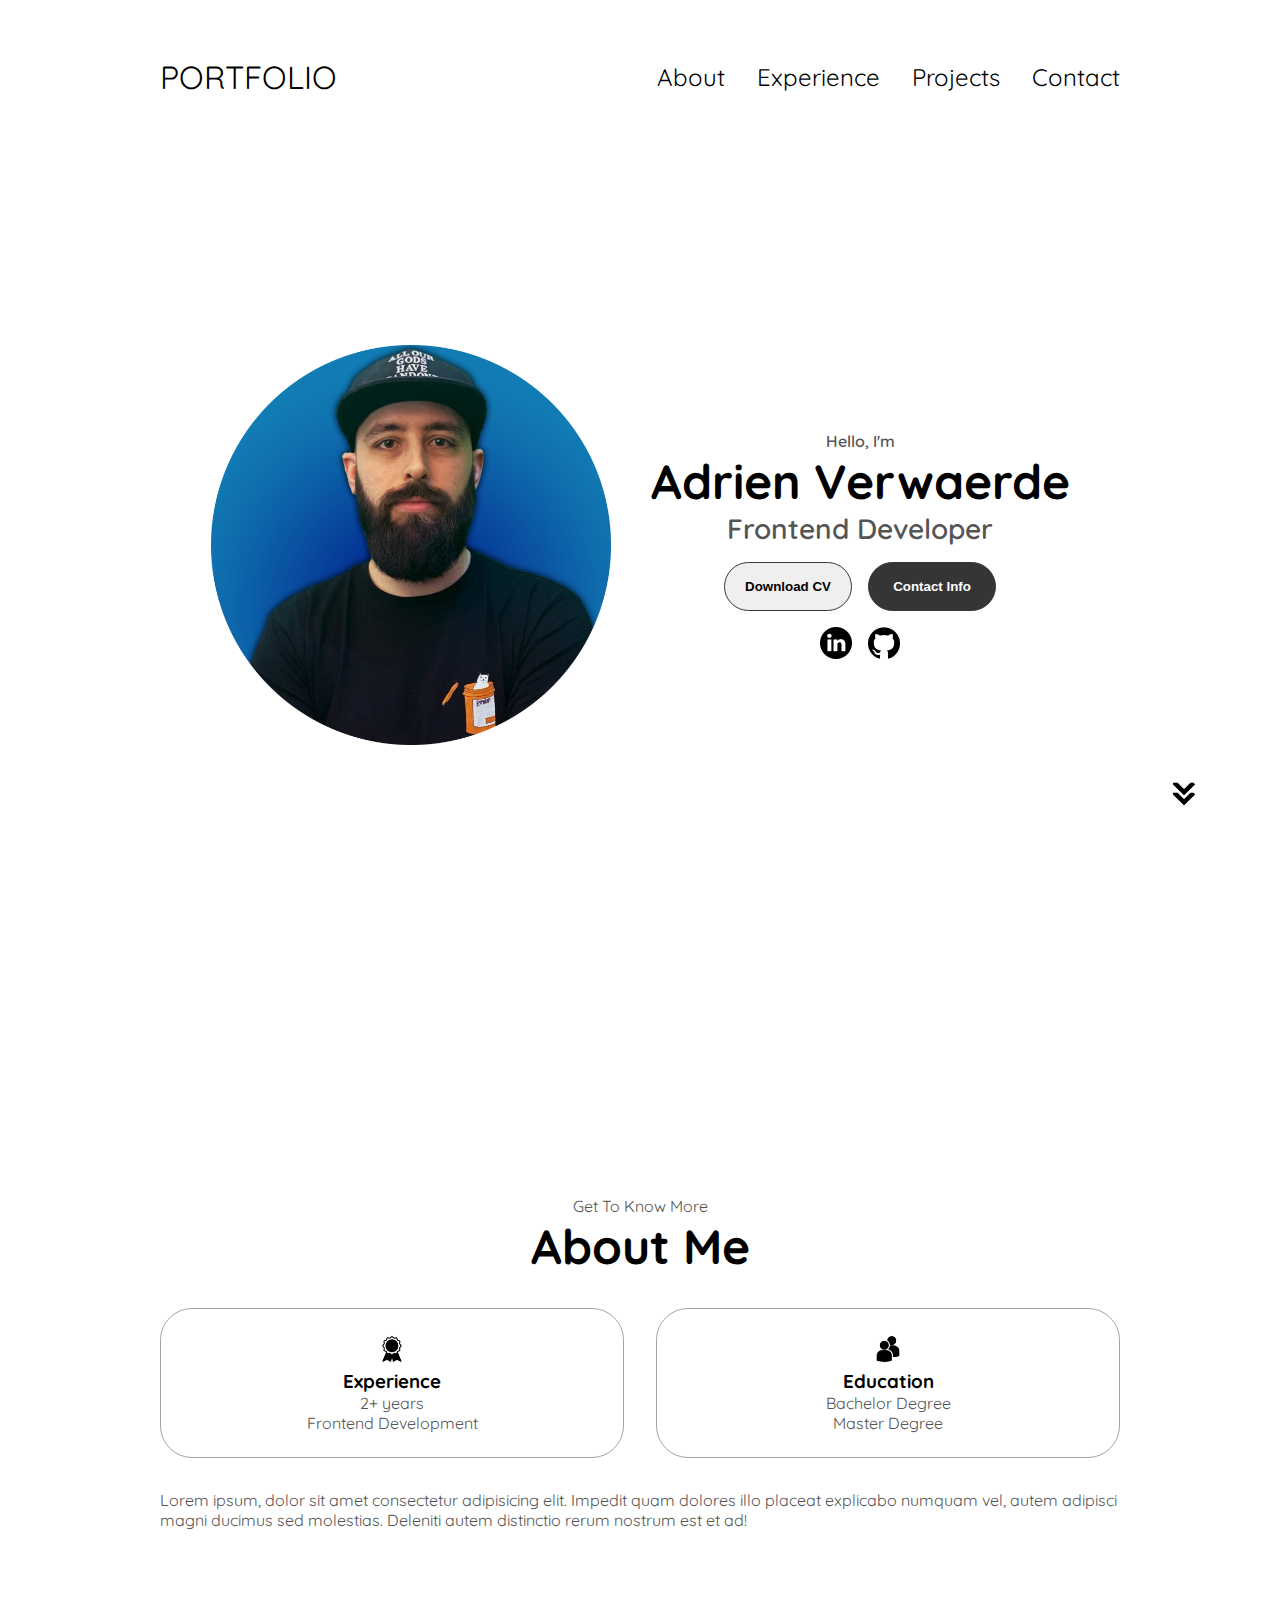
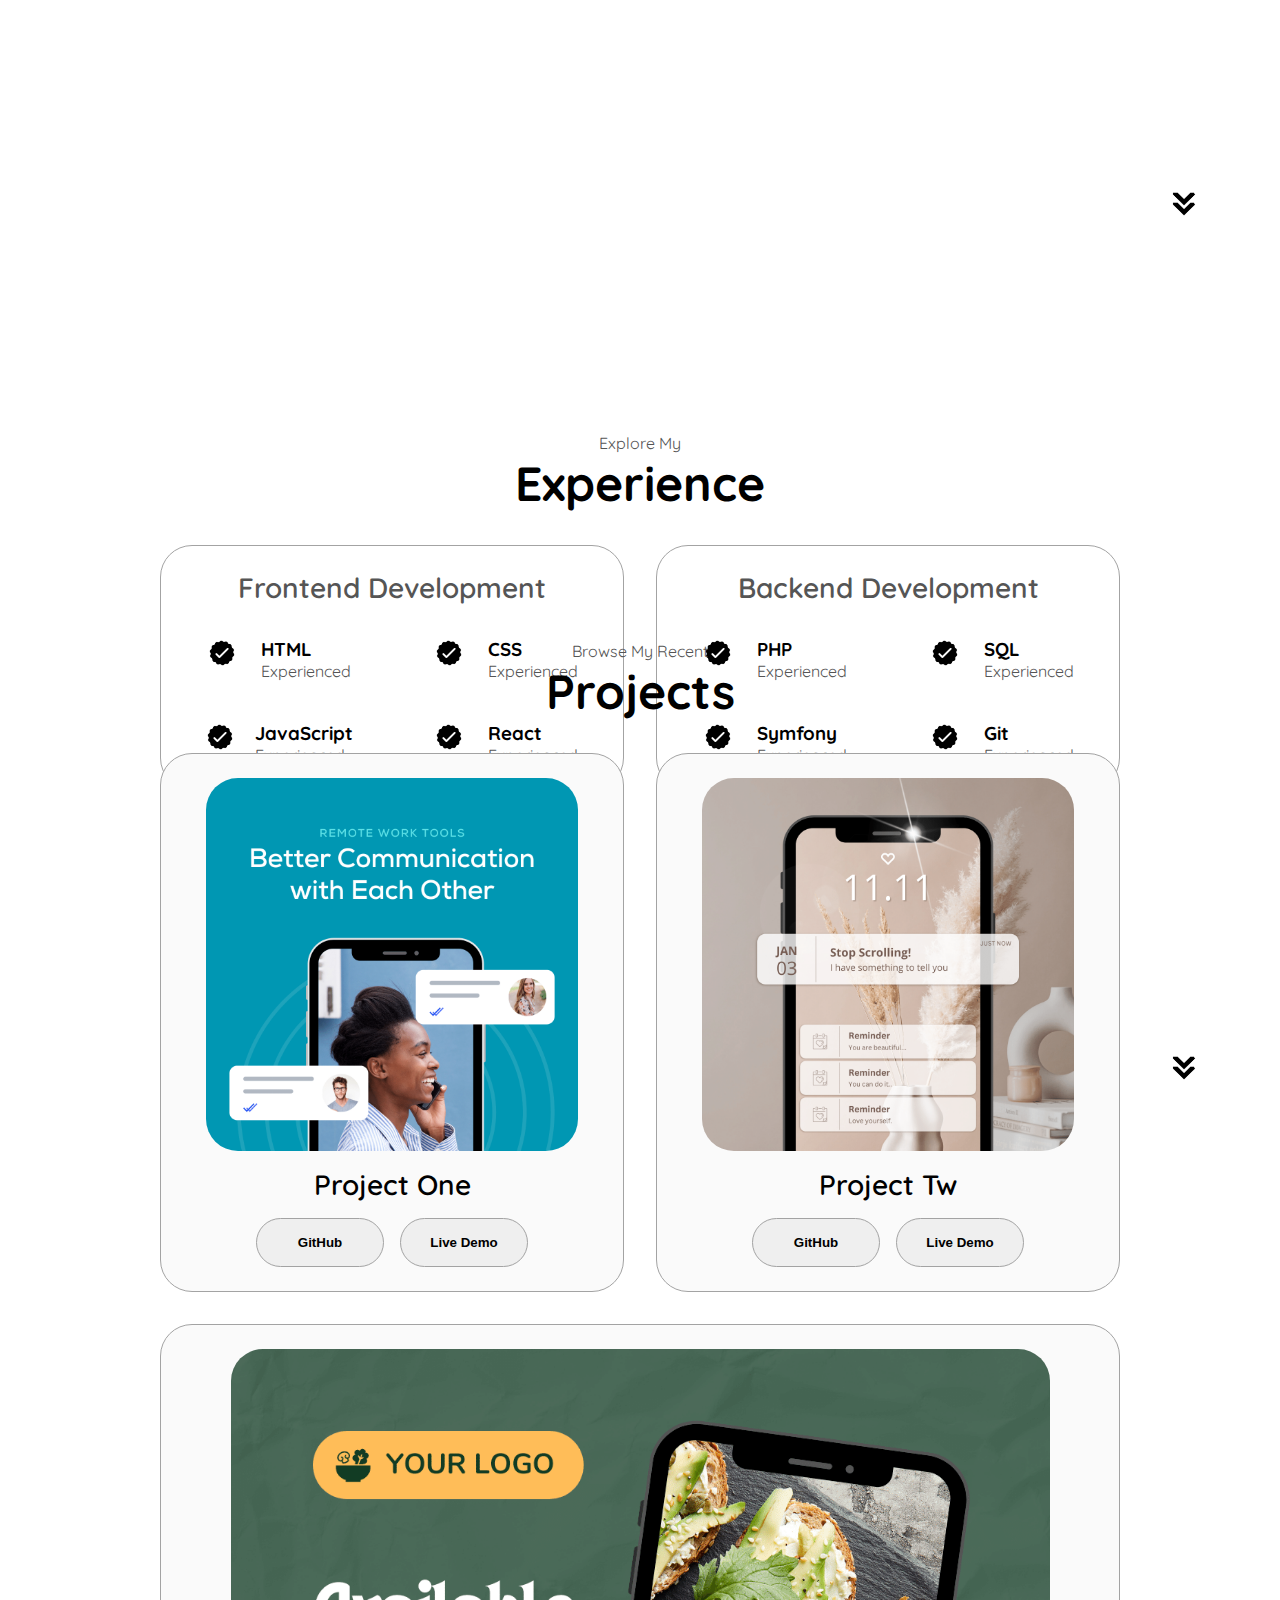
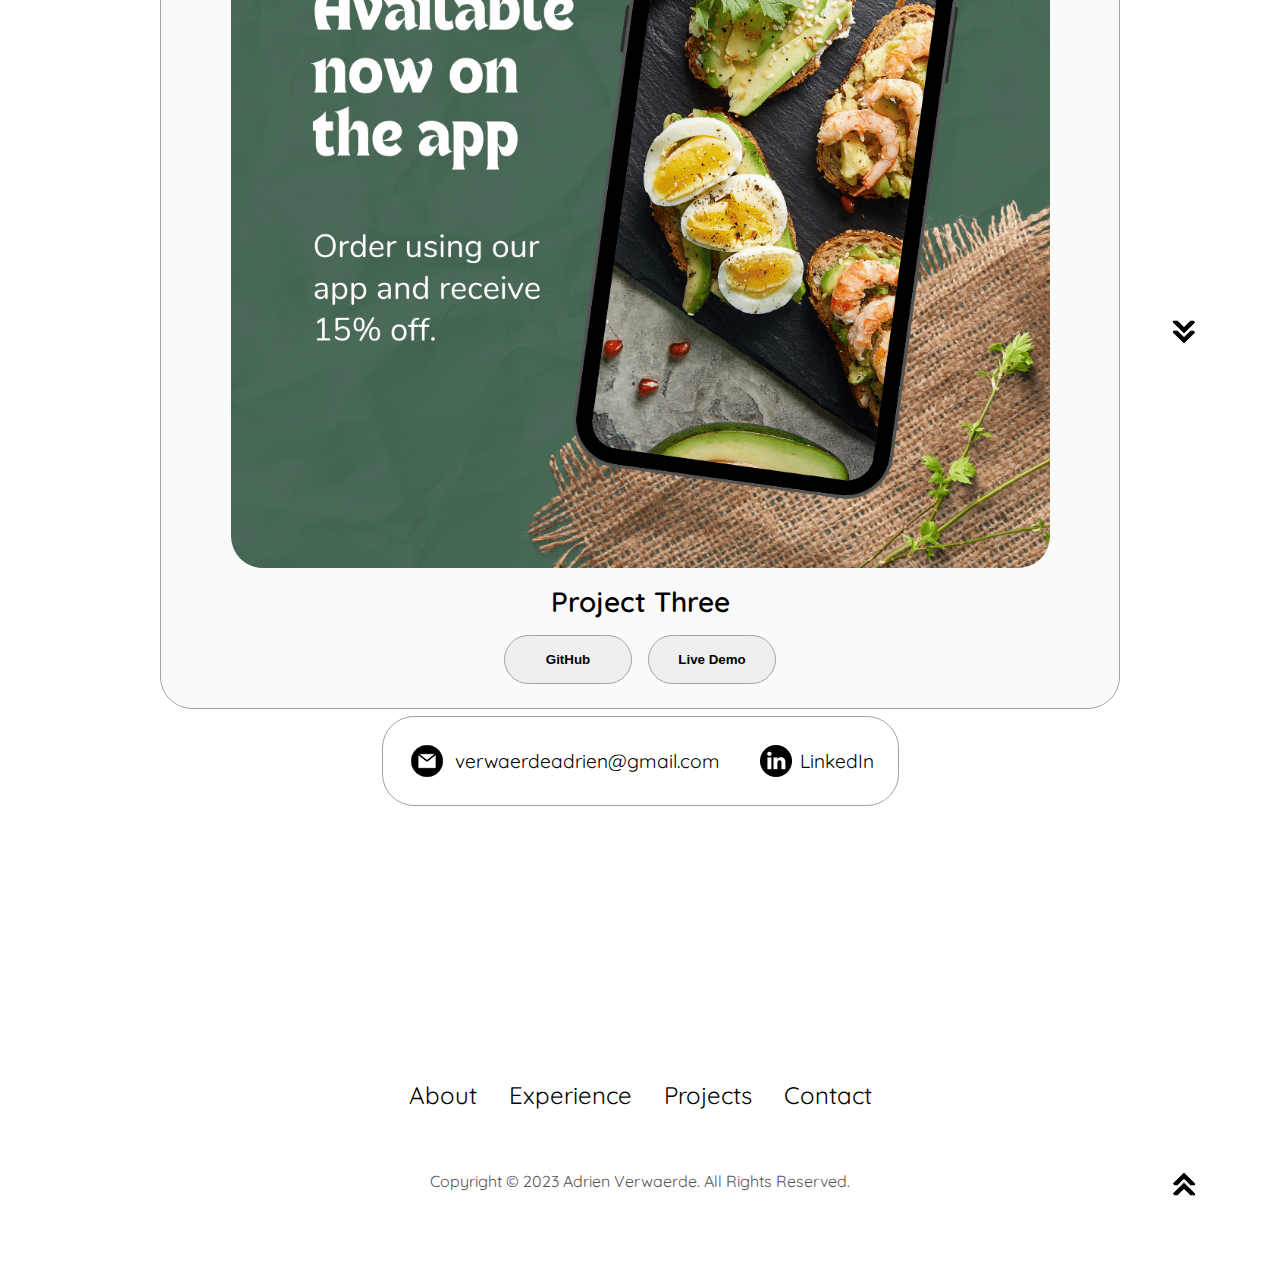
<file: index.html>
<!DOCTYPE html>
<html lang="en">

<head>
    <meta charset="UTF-8" />
    <meta http-equiv="X-UA-Compatible" content="IE=edge" />
    <meta name="viewport" content="width=device-width, initial-scale=1.0">
    <title>My portfolio</title>
    <link rel="stylesheet" href="style.css" />
    <link rel="stylesheet" href="mediaqueries.css" />
    <script src="script.js"></script>
</head>

<body>
    <nav id="desktop-nav">
        <div class="logo">PORTFOLIO</div>
        <div>
            <ul class="nav-links">
                <li><a href="#about">About</a></li>
                <li><a href="#experience">Experience</a></li>
                <li><a href="#projects">Projects</a></li>
                <li><a href="#contact">Contact</a></li>
            </ul>
        </div>
    </nav>
    <nav id="hamburger-nav">
        <div class="logo">Adrien Verwaerde</div>
        <div class="hamburger-menu">
            <div class="hamburger-icon" onclick="toggleMenu()">
                <span></span>
                <span></span>
                <span></span>
            </div>
            <div class="menu-links">
                <li><a href="#about" onclick="toggleMenu()">About</a></li>
                <li><a href="#experience" onclick="toggleMenu()">Experience</a></li>
                <li><a href="#projects" onclick="toggleMenu()">Projects</a></li>
                <li><a href="#contact" onclick="toggleMenu()">Contact</a></li>
            </div>
        </div>
    </nav>
    <section id="profile">
        <div class="section__pic-container">
            <img src="./assets/profile-pic.png" alt="Profile picture of Adrien Verwaerde">
        </div>
        <div class="section__text">
            <p class="section__text__p1">Hello, I'm</p>
            <h1 class="title">Adrien Verwaerde</h1>
            <p class="section__text__p2">Frontend Developer</p>
            <div class="btn-container">
                <button class="btn btn-color-2" onclick="window.open('./assets/resume-example.pdf')">Download
                    CV</button>
                <button class="btn btn-color-1" onclick="location.href='./#contact'">Contact Info</button>
            </div>
            <div id="socials-container">
                <img src="./assets/linkedin.png" alt="My LinkedIn profile" class="icon"
                    onclick="window.open('https://linkedin.com/in/adrien-verwaerde-018ba4195/')" />
                <img src="./assets/github.png" alt="My GitHub profile" class="icon"
                    onclick="window.open('https://github.com/AdrienVerwaerde')" />
            </div>
        </div>
        <img src="./assets/arrow.png" alt="Arrow icon" class="icon arrow" onclick="location.href='./#about'" />
    </section>
    <section id="about">
        <div class="section-container">
            <div class="about-details-container">
                <p class="section__text__p1">Get To Know More</p>
                <h1 class="title">About Me</h1>
                <div class="about-containers">
                    <div class="details-container">
                        <img src="./assets/experience.png" alt="Experience icon" class="icon" />
                        <h3>Experience</h3>
                        <p>2+ years <br>Frontend Development</p>
                    </div>
                    <div class="details-container">
                        <img src="./assets/education.png" alt="Education icon" class="icon" />
                        <h3>Education</h3>
                        <p>Bachelor Degree <br>Master Degree</p>
                    </div>
                </div>
                <div class="text-container">
                    <p>Lorem ipsum, dolor sit amet consectetur adipisicing elit. Impedit quam dolores illo placeat
                        explicabo numquam vel, autem adipisci magni ducimus sed molestias. Deleniti autem distinctio
                        rerum nostrum est et ad!</p>
                </div>
            </div>
        </div>
        <img src="./assets/arrow.png" alt="Arrow icon" class="icon arrow" onclick="location.href='./#experience'" />
    </section>
    <section id="experience">
        <div class="section-container">
        <div class="experience-details-container">
            <p class="section__text__p1">Explore My</p>
                    <h1 class="title">Experience</h1>
            <div class="about-containers">
                <div class="details-container">
                    <h2 class="experience-sub-title">Frontend Development</h2>
                    <div class="article-container">
                        <article>
                            <img src="./assets/checkmark.png" alt="Experience icon" class="icon" />
                            <div>
                                <h3>HTML</h3>
                                <p>Experienced</p>
                            </div>
                        </article>
                        <article>
                            <img src="./assets/checkmark.png" alt="Experience icon" class="icon" />
                            <div>
                                <h3>CSS</h3>
                                <p>Experienced</p>
                            </div>
                        </article>
                        <article>
                            <img src="./assets/checkmark.png" alt="Experience icon" class="icon" />
                            <div>
                                <h3>JavaScript</h3>
                                <p>Experienced</p>
                            </div>
                        </article>
                        <article>
                            <img src="./assets/checkmark.png" alt="Experience icon" class="icon" />
                            <div>
                                <h3>React</h3>
                                <p>Experienced</p>
                            </div>
                        </article>
                    </div>
                </div>
                <div class="details-container">
                    <h2 class="experience-sub-title">Backend Development</h2>
                    <div class="article-container">
                        <article>
                            <img src="./assets/checkmark.png" alt="Experience icon" class="icon" />
                            <div>
                                <h3>PHP</h3>
                                <p>Experienced</p>
                            </div>
                        </article>
                        <article>
                            <img src="./assets/checkmark.png" alt="Experience icon" class="icon" />
                            <div>
                                <h3>SQL</h3>
                                <p>Experienced</p>
                            </div>
                        </article>
                        <article>
                            <img src="./assets/checkmark.png" alt="Experience icon" class="icon" />
                            <div>
                                <h3>Symfony</h3>
                                <p>Experienced</p>
                            </div>
                        </article>
                        <article>
                            <img src="./assets/checkmark.png" alt="Experience icon" class="icon" />
                            <div>
                                <h3>Git</h3>
                                <p>Experienced</p>
                            </div>
                        </article>
                    </div>
                </div>
            </div>
        </div>
    </div>
        <img src="./assets/arrow.png" alt="Arrow icon" class="icon arrow" onclick="location.href='./#projects'" />
    </section>
    <section id="projects">
        <div class="section-container">
        <div class="experience-details-container">
            <p class="section__text__p1">Browse My Recent</p>
            <h1 class="title">Projects</h1>
            <div class="about-containers">
                <div class="details-container color-container">
                    <div class="article-container">
                        <img src="./assets/project-1.png" alt="Project 1" class="project-img" />
                    </div>
                    <h2 class="experience-sub-title project-title">Project One</h2>
                    <div class="btn-container">
                        <button class="btn btn-color-2 project-btn"
                            onclick="window.open('https://github.com/AdrienVerwaerde/portfolio-av')">
                        GitHub
                    </button>
                    <button class=" btn btn-color-2 project-btn"
                            onclick="window.open('https://adrienverwaerde.github.io/portfolio-av')">
                        Live Demo
                    </button>
                </div>
            </div>
            <div class=" details-container color-container">
                            <div class="article-container">
                                <img src="./assets/project-2.png" alt="Project 2" class="project-img" />
                            </div>
                            <h2 class="experience-sub-title project-title">Project Tw</h2>
                            <div class="btn-container">
                                <button class="btn btn-color-2 project-btn"
                                    onclick=location.href='https://github.com/AdrienVerwaerde'">
                        GitHub
                    </button>
                    <button class=" btn btn-color-2 project-btn"
                                    onclick=location.href='https://github.com/AdrienVerwaerde'">
                        Live Demo
                    </button>
                </div>
            </div>
            <div class=" details-container color-container">
                                    <div class="article-container">
                                        <img src="./assets/project-3.png" alt="Project 3" class="project-img" />
                                    </div>
                                    <h2 class="experience-sub-title project-title">Project Three</h2>
                                    <div class="btn-container">
                                        <button class="btn btn-color-2 project-btn"
                                            onclick=location.href='https://github.com/AdrienVerwaerde'">
                        GitHub
                    </button>
                    <button class=" btn btn-color-2 project-btn"
                                            onclick=location.href='https://github.com/AdrienVerwaerde'">
                        Live Demo
                    </button>
                </div>
            </div>
        </div>
        </div>
    </div>
        <img src=" ./assets/arrow.png" alt="Arrow icon" class="icon arrow" onclick="location.href='./#contact'" />
    </section>
    <section id="contact">
        <p class="section__text__p1">Get In Touch</p>
        <h1 class="title">Contact Me</h1>
        <div class="contact-info-upper-container">
            <div class="contact-info-container">
                <img src="./assets/email.png" alt="Email icon" class="icon contact-icon email-icon" />
                <p><a href="mailto:verwaerdeadrien@gmail.com">verwaerdeadrien@gmail.com</a></p>
            </div>
            <div class="contact-info-container">
                <img src="./assets/linkedin.png" alt="LinkedIn icon" class="icon contact-icon" />
                <p><a href="https://linkedin.com/in/adrien-verwaerde-018ba4195/" target="_blank">LinkedIn</a></p>
            </div>
        </div>
    </section>

    <footer>
        <nav>
            <div class="links-container">
                <ul class="nav-links">
                    <li><a href="#about">About</a></li>
                    <li><a href="#experience">Experience</a></li>
                    <li><a href="#projects">Projects</a></li>
                    <li><a href="#contact">Contact</a></li>
                </ul>
            </div>
        </nav>
        <p>Copyright &#169; 2023 Adrien Verwaerde. All Rights Reserved.</p>
        <img src="./assets/arrow.png" alt="Arrow icon" class="icon arrow" onclick="location.href='./#desktop-nav'" />
    </footer>
</body>
</html>
</file>
<file: style.css>
/* GENERAL */


@import url('https://fonts.googleapis.com/css2?family=Quicksand:wght@300;400;500;600;700&display=swap');



*{
    margin: 0;
    padding: 0;
}

body {
    font-family: 'Quicksand', sans-serif;
    
}

html {
    scroll-behavior: smooth;
}

p {
    color: rgb(85,85,85);
}

/* TRANSITION */

a, .btn {
    transition: all 300ms ease;
}

/* DESKTOP NAV */

nav, .nav-links {
    display: flex;
}

nav {
    justify-content: space-around;
    align-items: center;
    height: 17vh;
}

.nav-links {
    gap: 2rem;
    list-style: none;
    font-size: 1.5rem;
}

a {
    color: black;
    text-decoration: none;
    text-decoration-color: white;
}

a:hover {
    color: grey;
    text-decoration: underline;
    text-underline-offset: 1rem;
    text-decoration-color: rgb(181,181,181);
}

.logo {
    font-size: 2rem;
}

.logo:hover {
    cursor: default;
}


/* FLAGS */

#language-toggle {
    display: flex;
    justify-content: flex-end;
    padding: 1rem;
    padding-bottom: 0;
    padding-right: 4.36rem;
}

#language-toggle-en {
    display: flex;
    justify-content: flex-end;
    padding: 1rem;
    padding-right: 4.36rem;
}

#flag-en,
#flag-fr {
    background: none;
    border: none;
    cursor: pointer;
    margin-right: 1rem;
}

#flag-en:hover,
#flag-fr:hover  {
    transform: scale(1.1); /* Agrandissement */
    background-image: none;
    transition: all 300ms ease;
}

#flag-en:not(:hover),
#flag-fr:not(:hover) {
    transform: scale(1); /* Retour à la taille initiale */
    transition: all 300ms ease;
}

#flag-en img,
#flag-fr img {
    width: 30px; 
    height: auto;
}

#flag-en.active img,
#flag-fr.active img {
    border-color: rgb(53, 53, 53);
}


/* HAMBURGER MENU */

#hamburger-nav {
    display: none;
}

.hamburger-menu {
    position: relative;
    display: inline-block;
}

.hamburger-icon {
    display: flex;
    flex-direction: column;
    justify-content: space-between;
    height: 24px;
    width: 30px;
    cursor: pointer;
}

.hamburger-icon span {
    width: 100%;
    height: 2px;
    background-color: black;
    transition: all 0.3 ease-in-out;
}

.menu-links {
    position: absolute;
    top: 100%;
    right: 0%;
    background-color: white;
    width: fit-content;
    max-height: 0;
    overflow: hidden;
    transition: all 0.3 ease-in-out;
}

.menu-links a {
    display: block;
    padding: 10px;
    text-align: center;
    font-size: 1.5rem;
    color: black;
    text-decoration: none;
    transition: all 0.3 ease-in-out;
}

.menu-links li {
    list-style: none;
}

.menu-links.open {
    max-height: 300px;
}

.hamburger-icon.open span:first-child {
    transform: rotate(45deg) translate(10px, 5px);
}

.hamburger-icon.open span:nth-child(2) {
    opacity: 0;
}

.hamburger-icon.open span:last-child {
    transform: rotate(-45deg) translate(10px, -5px);
}

.hamburger-icon span:first-child {
    transform: none;
}

.hamburger-icon span:first-child {
    opacity: 1;
}

.hamburger-icon span:first-child {
    transform: none;
}

/* SECTIONS */

section {
    padding-top: 4vh;
    height: 96vh;
    margin: 0 10rem;
    box-sizing: border-box;
    min-height: fit-content;
}

.section-container {
    display: flex;
}

/* PROFILE SECTION*/

#profile {
    display: flex;
    justify-content: center;
    gap: 2.5rem;
    height: 80vh;
}

.section__pic-container {
    display: flex;
    height: 400px;
    width: 400px;
    margin: auto 0;
    border-radius: 2rem;
}

.section__text {
    align-self: center;
    text-align: center;
}

.section__text p {
    font-weight: 600;
}

.section__text__p1 {
    text-align: center;
}

.section__text__p2 {
    font-size: 1.75rem;
    margin-bottom: 1rem;
}

.title {
    font-size: 3rem;
    text-align: center;
}

#socials-container {
    display: flex;
    justify-content: center;
    margin-top: 1rem;
    gap: 1rem;
}

#profile img.arrow {
        position: absolute;
        right: 5rem;
        bottom: 5.6rem;
    }


/* ICONS */

.icon {
    cursor: pointer;
    height: 2rem;
}

/* BUTTONS */

.btn-container {
    display: flex;
    justify-content: center;
    gap: 1rem;
}

.btn {
    font-weight: 600;
    transition: all 300ms ease;
    padding: 1rem;
    width: 8rem;
    border-radius: 2rem;
}

.btn-color-1, .btn-color-2 {
    border: rgb(53,53,53) 0.1rem solid;
}

.btn-color-1:hover, .btn-color-2:hover {
    cursor: pointer;
}

.btn-color-1, .btn-color-2:hover {
    background: rgb(53,53,53);
    color: white;
}

.btn-color-1:hover {
    background: rgb(0,0,0);
}

.btn-color-2 {
    background-color: none;
}

.btn-color-2:hover {
    border: rgb(255255,255) 0.1rem solid;
}

.btn-container {
    gap: 1rem;
}

/* ABOUT SECTION */

#about {
    position: relative;
}

.about-containers {
    gap: 2rem;
    margin-bottom: 2rem;
    margin-top: 2rem;
}

.about-details-container {
    justify-content: center;
    flex-direction: column;
}

.about-containers, .about-details-container {
    display: flex;
    
}

.arrow {
    position: absolute;
    right: -5rem;
    bottom: 2.5rem;
}

.details-container {
    padding: 1.5rem;
    flex: 1;
    background: white;
    border-radius: 2rem;
    border: rgb(53,53,53) 0.1rem solid;
    border-color: rgb(163,163,163);
    text-align: center;
}

.section-container {
    gap: 4rem;
    height: 80%;
    justify-content: center;
}

/* EXPERIENCE SECTION */

#experience {
    position: relative;
}

.experience-sub-title {
    color: rgb(85,85,85);
    font-weight: 600;
    font-size: 1.75rem;
    margin-bottom: 2rem;
}

.experience-details-container {
    display: flex;
    justify-content: center;
    flex-direction: column;
}

.article-container {
    display: flex;
    text-align: initial;
    flex-wrap: wrap;
    flex-direction: row;
    gap: 2.5rem;
    justify-content: space-around;
}

article {
    display: flex;
    width: 10rem;
    justify-content: space-around;
    gap: 0.5rem;
}

article .icon {
    cursor: default;
}

/* PROJECTS SECTION */

#projects {
    position: relative;
}

.color-container {
    border-color: rgb(163,163,163);
    background: rgb(250,250,250);
}

.project-img {
    border-radius: 2rem;
    width: 90%;
    height: 90%;
}

.project-title {
    margin: 1rem;
    color: black;
}

.project-btn {
    color: black;
    border-color: rgb(163,163,163);
}

/* CONTACT */

#contact {
    display: flex;
    justify-content: center;
    flex-direction: column;
    height: 70vh;
}

.contact-info-upper-container {
    display: flex;
    justify-content: center;
    border-radius: 2rem;
    border: rgb(53,53,53) 0.1rem solid;
    border-color: rgb(163,163,163);
    background: (250,250,250);
    margin: 2rem auto;
    padding: 0.5rem;
    gap: 0.5rem;
}

.contact-info-container {
    display: flex;
    align-items: center;
    justify-content: center;
    gap: 0.5rem;
    margin: 1rem;
}

.contact-info-container p {
    font-size: larger;
}

.contact-icon {
    cursor: default;
    height: 2rem;
}

.email-icon {
    height: 2.5rem;
}

/* FOOTER */

footer {
    height: 30vh;
    margin: 0 1rem;
    position: relative;
}

footer p {
    text-align: center;
}

footer img.arrow {
    position: absolute;
    right: 4rem;
    bottom: 5.5rem;
    transform: rotate(180deg);
}
</file>
<file: mediaqueries.css>
@media screen and (max-width: 1400px) {
    #profile {
        height: 83vh;
        margin-bottom: 6rem;
    }
    .about-containers {
        flex-wrap: wrap;
    }
}




@media screen and (max-width: 1200px) {
    #desktop-nav {
        display: none;
    }
    #hamburger-nav {
        display: flex;
    }

    #language-toggle {
        padding-right: 0;
        margin-right: 4.3rem;
        position: relative;
    }

    #experience, .experience-details-caontainer {
        margin-top: 2rem;
    }
    #profile, .section-container {
        display: block;
    }
    .arrow {
        display: none;
    }
    section, .section-container {
        height: fit-content;
    }
    section {
        margin: 0 5%;
    }
    .section__pic-container {
        width: 275px;
        height: 275px;
        margin: 0 auto 2rem;
    }
    .about-containers {
        margin-top: 0;
    }


}

@media screen and (max-width: 600px) {

    #language-toggle {
        padding-right: 0;
        margin-right: 1.5rem;
        position: relative;
    }
    
    #contact, footer {
        height: 40vh;
    }
    #profile {
        height: 73vh;
        margin-bottom: 0;
    }
    #hamburger-nav {
        display: flex;
    }
    article {
        font-size: 1rem;
    }
    footer nav {
        height: fit-content;
        margin-bottom: 2rem;
    }
    .about-containers, .contact-info-upper-container, .btn-container {
        flex-wrap: wrap;
    }
    .contact-info-container {
        margin: 0;
    }
    .contact-info-container p, .nav-links li a {
        font-size: 1rem;
    }
    .experience-sub-title {
        font-size: 1.25rem;
    }
    .logo {
        font-size: 1.5rem;
    }
    .nav-links {
        flex-direction: column;
        gap: 0.5rem;
        text-align: center;
    }
    .section__pic-container {
        width: auto;
        height: 46vw;
        justify-content: center;
    }
    .section__text__p2 {
        font-size: 1.25rem;
    }
    .title {
        font-size: 2rem;
    }
    .text-container  {
        text-align: justify;
    }
    
    
}

@media screen and (max-width: 300px) {

    #language-toggle {
        padding-right: 0;
        margin-right: 0;
        position: relative;
    }

}
</file>
